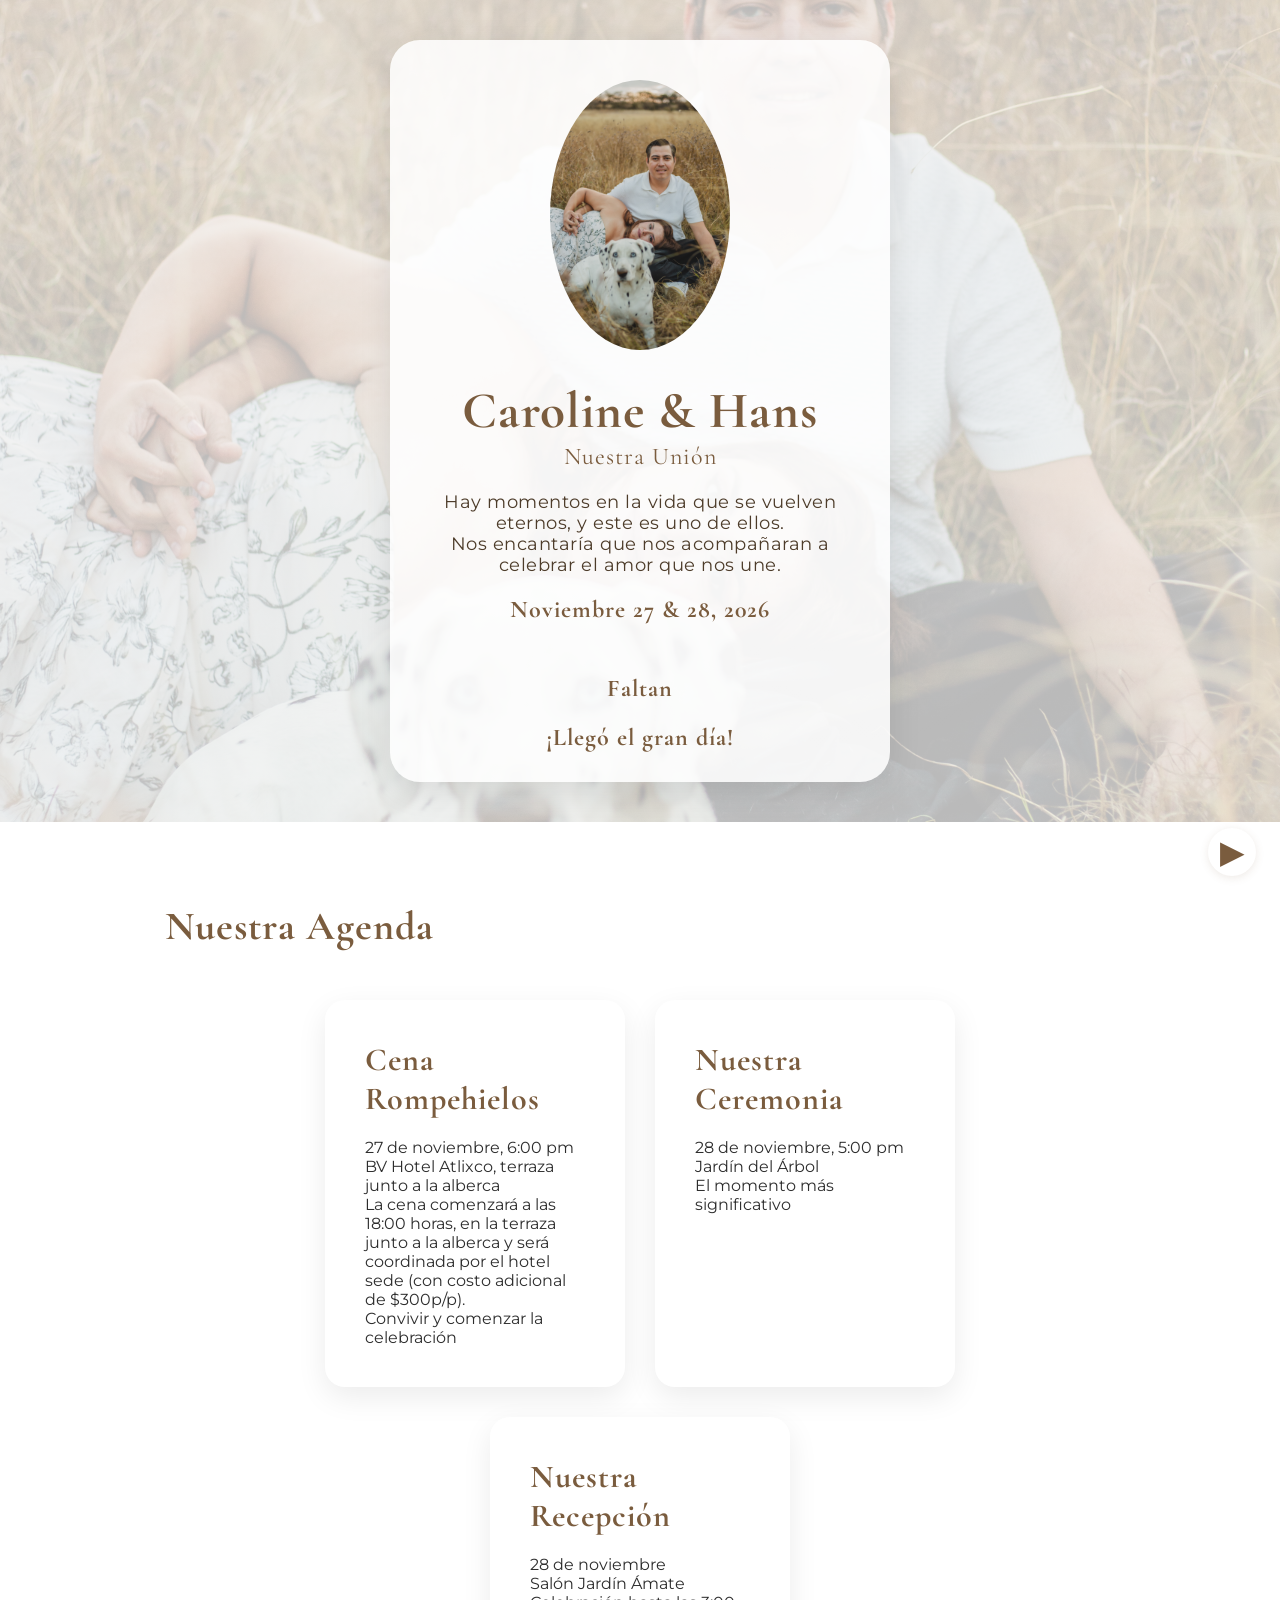
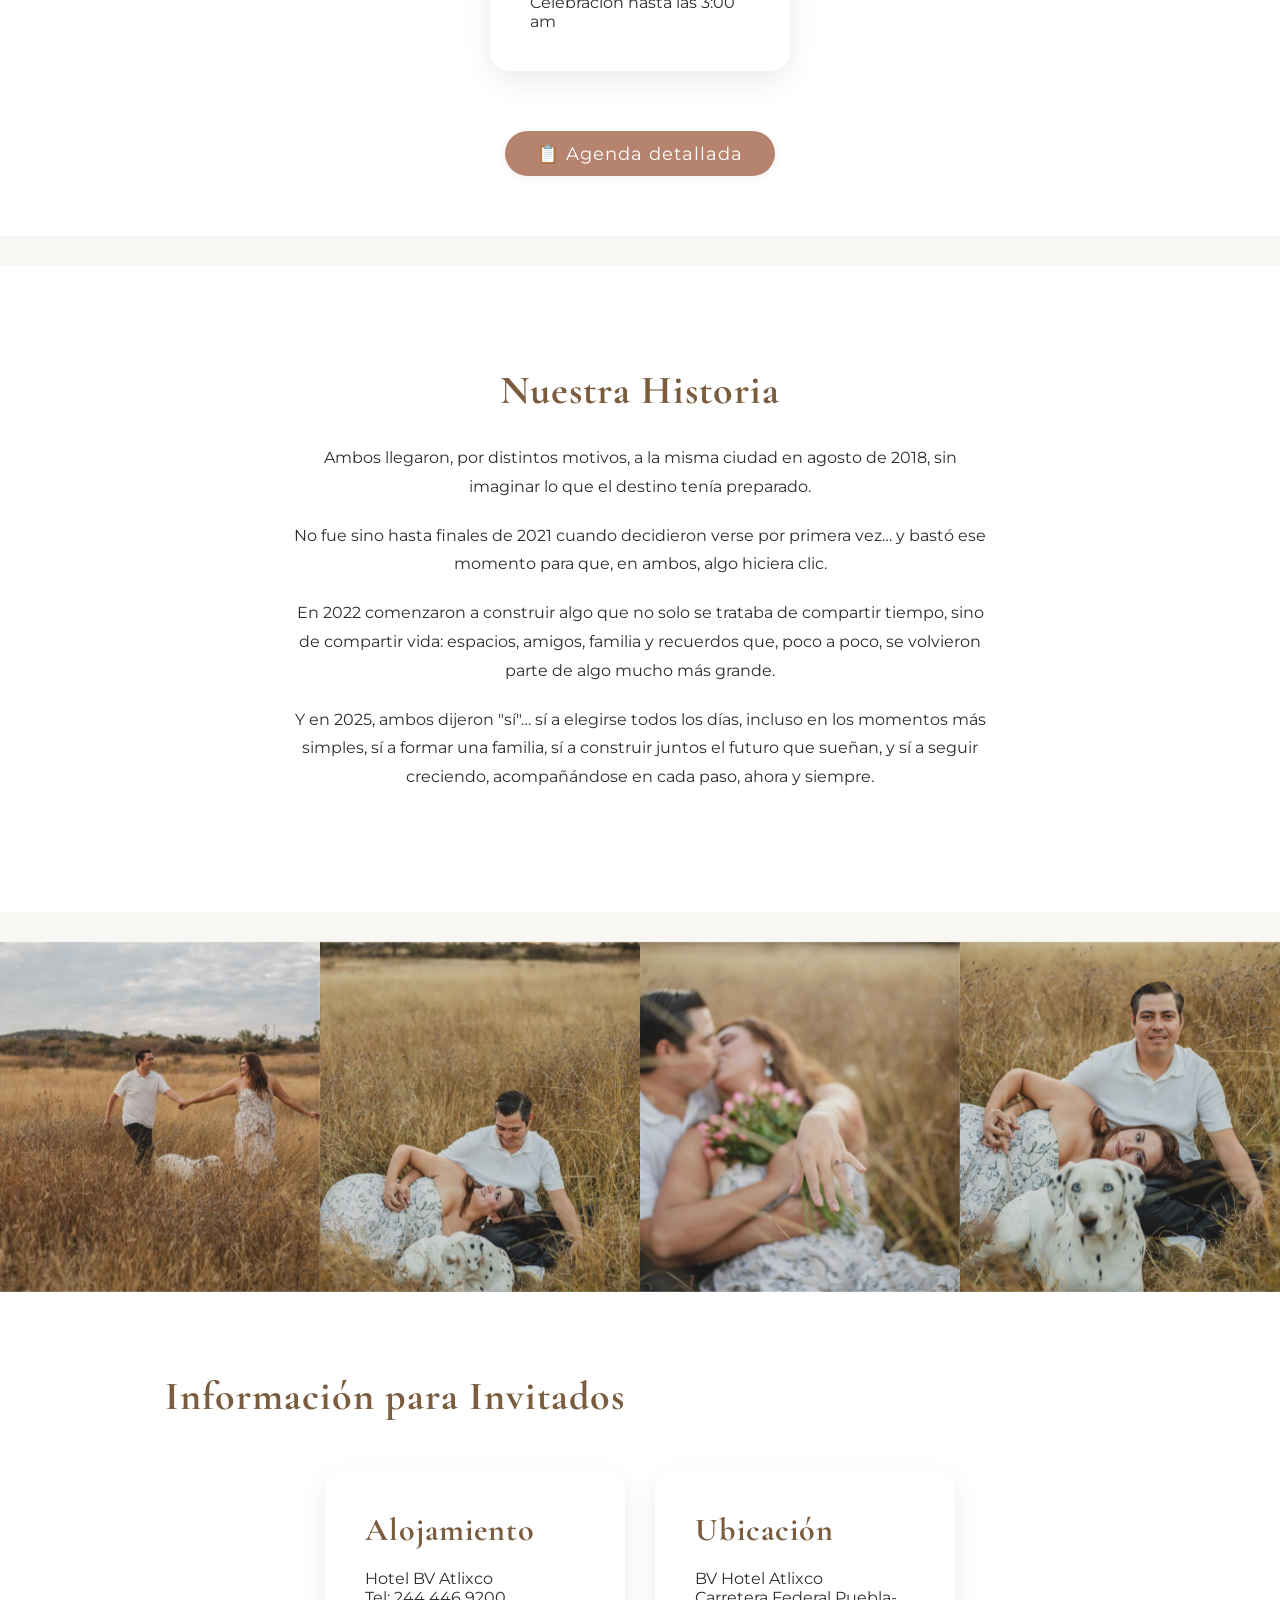
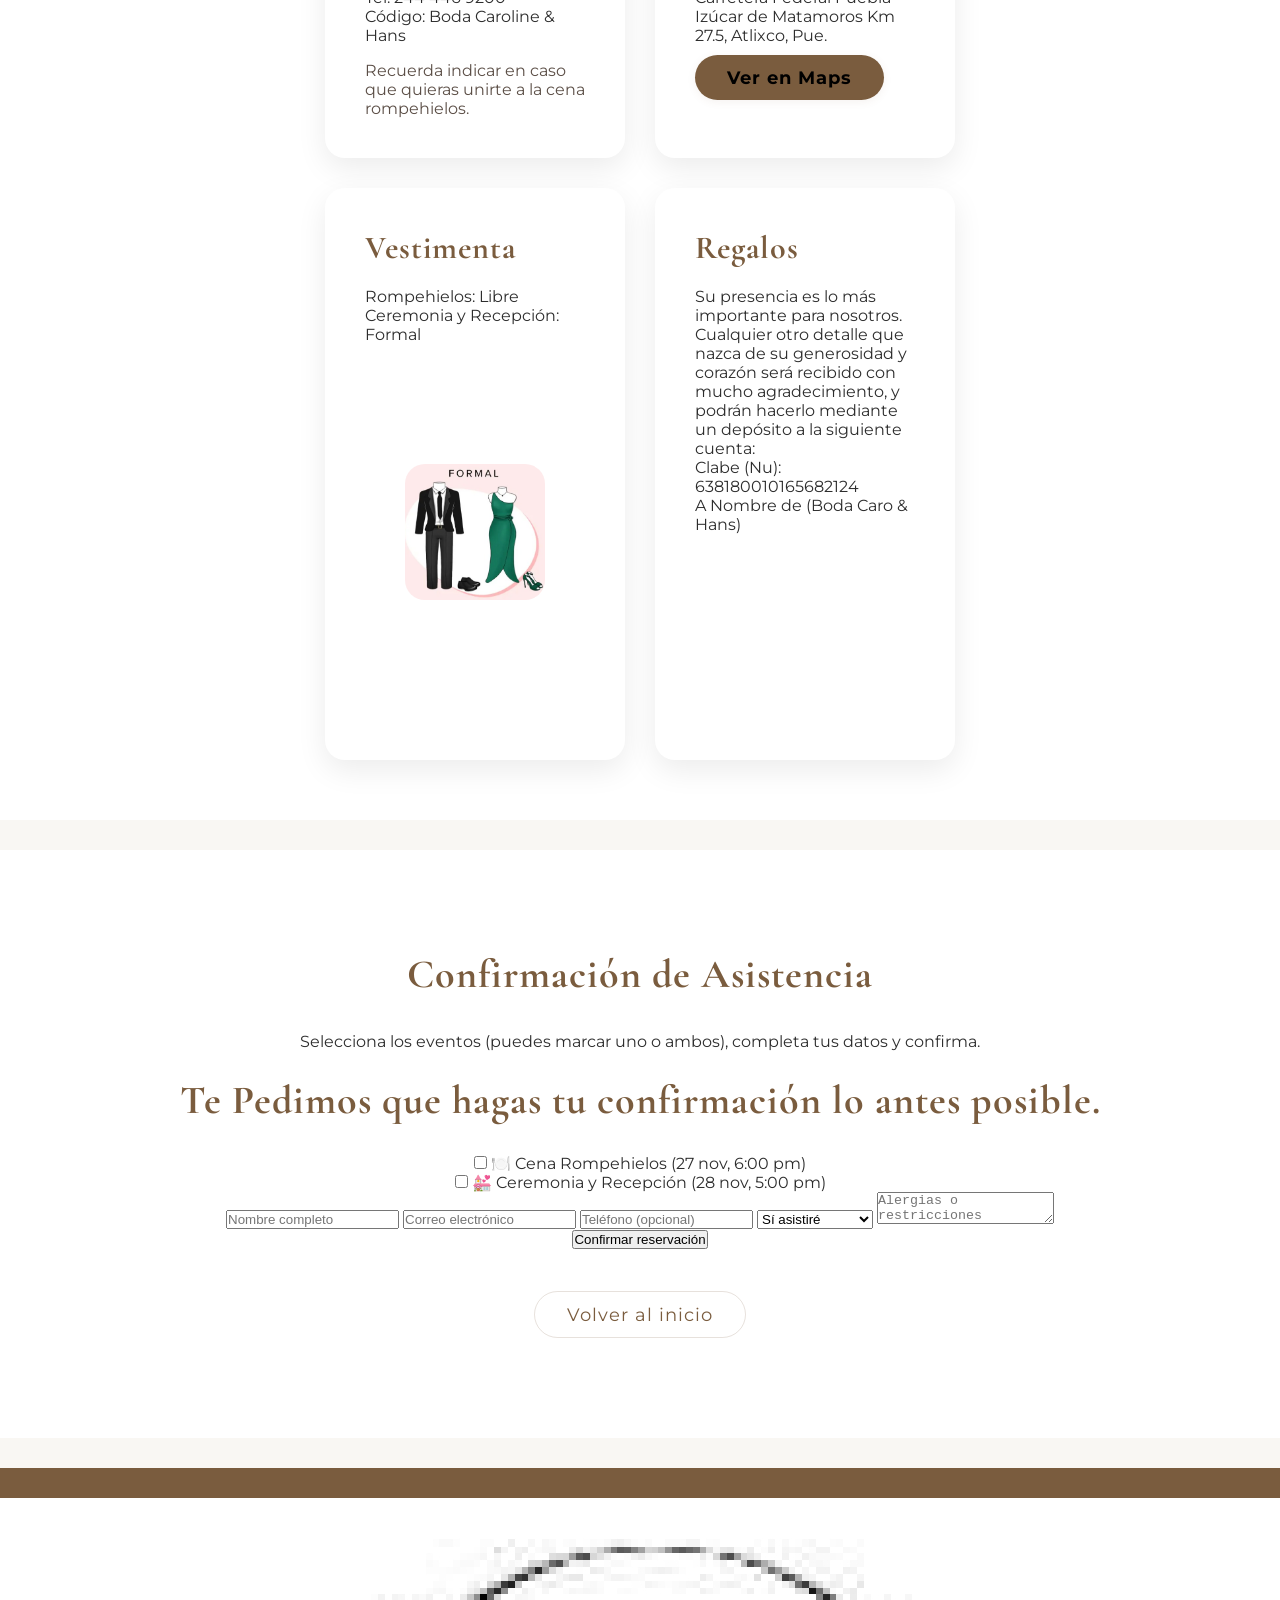
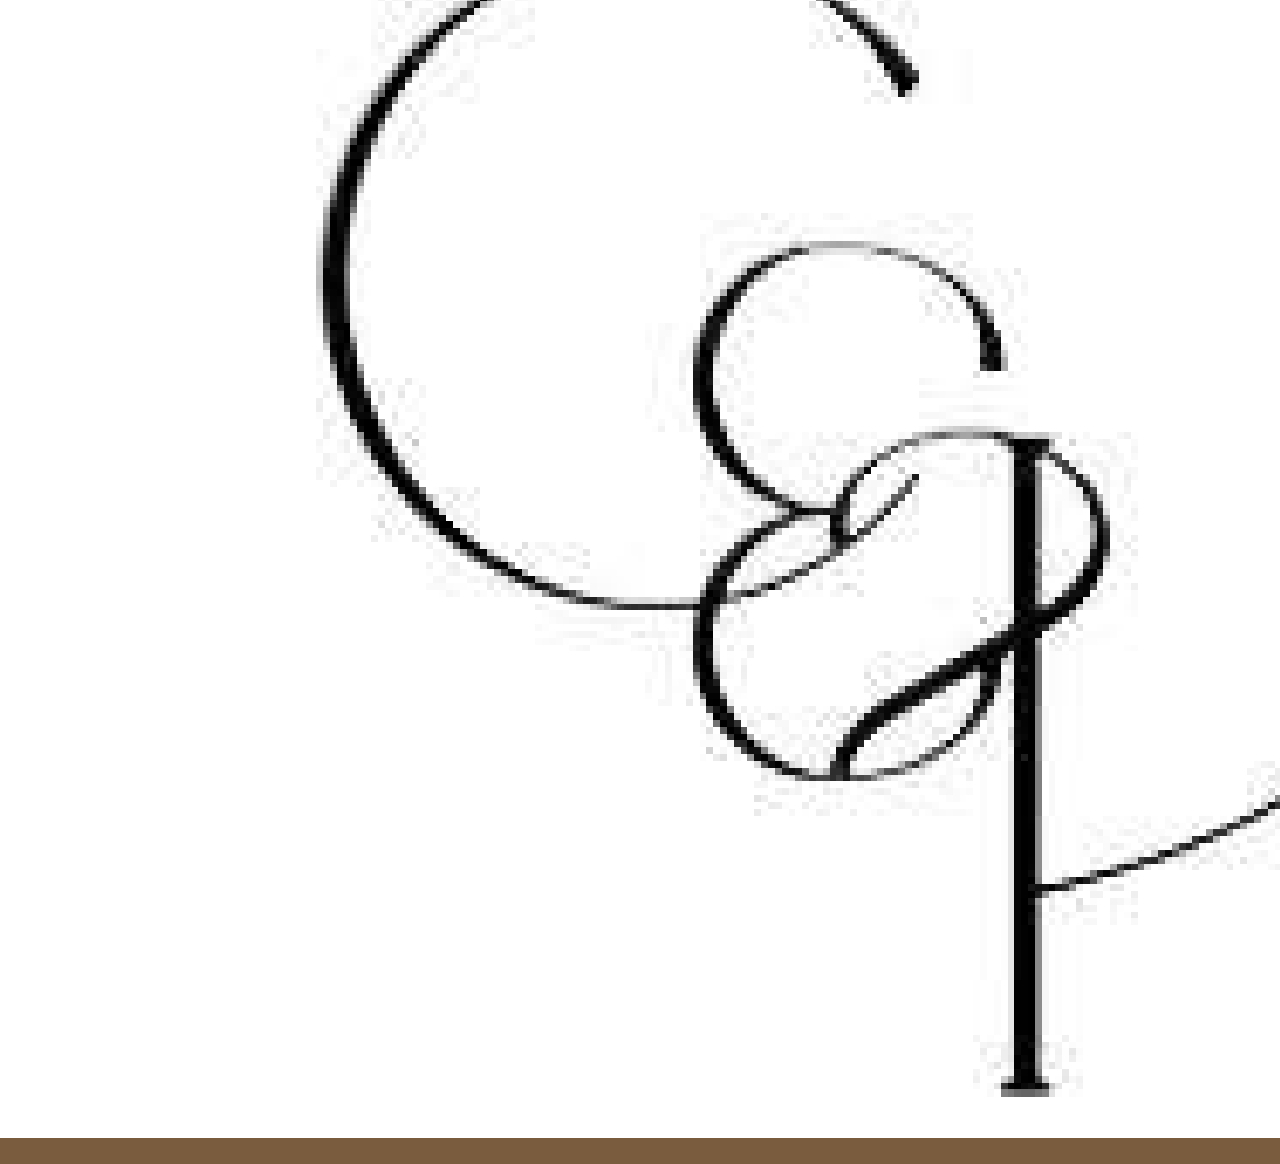
<file: invitacion-boda/index.html>
<!DOCTYPE html>
<html lang="es">
<head>
  <meta charset="UTF-8" />
  <meta name="viewport" content="width=device-width, initial-scale=1.0"/>
  <title>Caroline & Hans | Nuestra Boda</title>

  <link rel="preconnect" href="https://fonts.googleapis.com">
  <link href="https://fonts.googleapis.com/css2?family=Cormorant+Garamond:wght@300;400;600&family=Montserrat:wght@300;400;500&display=swap" rel="stylesheet">
  <link rel="stylesheet" href="https://cdnjs.cloudflare.com/ajax/libs/animate.css/3.7.2/animate.min.css">
  <link rel="stylesheet" href="style.css">
  
  </head>
<body>

  <!-- Música con reproducción automática forzada -->
  <audio id="bgMusic" loop preload="auto" playsinline autoplay muted>
    <source src="music/song.mp3" type="audio/mpeg">
  </audio>
  <button id="musicToggle" class="music-toggle" aria-label="Reproducir música">
    <span id="musicIcon">▶</span>
  </button>

  <section class="hero">
    <div class="overlay">
      <img src="img/portada.jpg" alt="Boda Caroline & Hans">
      <h1>Caroline & Hans</h1>
      <h3>Nuestra Unión</h3>
      <p>Hay momentos en la vida que se vuelven eternos, y este es uno de ellos.<br>Nos encantaría que nos acompañaran a celebrar el amor que nos une.</p>
      <h2>Noviembre 27 & 28, 2026</h2>
      <section class="countdown-section" id="countdown">
        <h2>Faltan</h2>
        <div class="countdown">
          <div><span id="days">00</span><p>Días</p></div>
          <div><span id="hours">00</span><p>Horas</p></div>
          <div><span id="minutes">00</span><p>Minutos</p></div>
          <div><span id="seconds">00</span><p>Segundos</p></div>
        </div>
      </section>
      
      <!-- Modal agenda moved to modal-agenda.html and loaded dynamically -->
    </div>
  </section>

  <section class="agenda-section">
    <div class="container">
      <h2>Nuestra Agenda</h2>
      <div class="cards">
        <div class="card wp1"><h3>Cena Rompehielos</h3><p>27 de noviembre, 6:00 pm<br>BV Hotel Atlixco, terraza junto a la alberca</p><p>La cena comenzará a las 18:00 horas, en la terraza junto a la alberca y será coordinada por el hotel sede (con costo adicional de $300p/p).</p><p>Convivir y comenzar la celebración</p></div>
        <div class="card wp2"><h3>Nuestra Ceremonia</h3><p>28 de noviembre, 5:00 pm<br>Jardín del Árbol</p><p>El momento más significativo</p></div>
        <div class="card wp3"><h3>Nuestra Recepción</h3><p>28 de noviembre<br>Salón Jardín Ámate</p><p>Celebración hasta las 3:00 am</p></div>
      </div>
      <div class="agenda-button-row">
        <button id="openAgendaModalBtn" type="button" class="btn">📋 Agenda detallada</button>
      </div>
    </div>
  </section>

  <section class="story wp4">
    <div class="container">
      <h2>Nuestra Historia</h2>
      <p>Ambos llegaron, por distintos motivos, a la misma ciudad en agosto de 2018, sin imaginar lo que el destino tenía preparado.</p>
      <p>No fue sino hasta finales de 2021 cuando decidieron verse por primera vez… y bastó ese momento para que, en ambos, algo hiciera clic.</p>
      <p>En 2022 comenzaron a construir algo que no solo se trataba de compartir tiempo, sino de compartir vida: espacios, amigos, familia y recuerdos que, poco a poco, se volvieron parte de algo mucho más grande.</p>
      <p>Y en 2025, ambos dijeron "sí"… sí a elegirse todos los días, incluso en los momentos más simples, sí a formar una familia, sí a construir juntos el futuro que sueñan, y sí a seguir creciendo, acompañándose en cada paso, ahora y siempre.</p>
    </div>
  </section>

  <section class="gallery">
    <img src="img/pareja2.jpeg" alt="Pareja 2" class="wp5">
    <img src="img/pareja3.jpg" alt="Pareja 3" class="wp6">
    <img src="img/pareja4.jpg" alt="Pareja 4" class="wp7">
    <img src="img/portada.jpg" alt="Portada" class="wp8">
  </section>

  <section class="info-section">
    <div class="container">
      <h2>Información para Invitados</h2>
      <div class="cards">
        <div class="card wp9"><h3>Alojamiento</h3><p>Hotel BV Atlixco<br>Tel: 244 446 9200</p><p>Código: Boda Caroline & Hans</p><p>Recuerda indicar en caso que quieras unirte a la cena rompehielos.</p></div>
        <div class="card wp10"><h3>Ubicación</h3><p>BV Hotel Atlixco<br>Carretera Federal Puebla-Izúcar de Matamoros Km 27.5, Atlixco, Pue.</p><a href="https://www.google.com/maps/place/BV+Hotel+Atlixco/@18.924374,-98.4132005,17z" target="_blank" rel="noopener noreferrer" class="btn">Ver en Maps</a></div>
        <div class="card wp11">
          <h3>Vestimenta</h3>
          <p>Rompehielos: Libre<br>Ceremonia y Recepción: Formal</p>
          <div class="dresscode">
            <img src="img/dress-code.jpg" alt="Dress Code" />
          </div>
        </div>
        <div class="card wp12"><h3>Regalos</h3><p>Su presencia es lo más importante para nosotros.</p>
        <p>Cualquier otro detalle que nazca de su generosidad y corazón será recibido con mucho agradecimiento, y podrán hacerlo mediante un depósito a la siguiente cuenta:<br>Clabe (Nu): 638180010165682124<br>A Nombre de (Boda Caro & Hans)</p></div>
      </div>
    </div>
  </section>

  <section class="rsvp">
    <div class="container">
      <h2>Confirmación de Asistencia</h2>
      <p>Selecciona los eventos (puedes marcar uno o ambos), completa tus datos y confirma.</p>
      <h2>Te Pedimos que hagas tu confirmación lo antes posible.</h2>
      
      <div class="event-checkboxes">
        <div class="checkbox-item" id="icebreakerCheckbox">
          <input type="checkbox" id="rompehielosCheck">
          <label for="rompehielosCheck">🍽️ Cena Rompehielos (27 nov, 6:00 pm)</label>
        </div>
        <div class="checkbox-item" id="weddingCheckbox">
          <input type="checkbox" id="bodaCheck">
          <label for="bodaCheck">💒 Ceremonia y Recepción (28 nov, 5:00 pm)</label>
        </div>
      </div>

      <form id="rsvpForm">
        <input type="text" id="nombre" aria-label="Nombre completo" placeholder="Nombre completo" required />
        <input type="email" id="email" aria-label="Correo electrónico" placeholder="Correo electrónico" required />
        <input type="tel" id="telefono" aria-label="Teléfono (opcional)" placeholder="Teléfono (opcional)" />
        <select id="asistencia" aria-label="Asistencia">
          <option value="Sí asistiré">Sí asistiré</option>
          <option value="No podré asistir">No podré asistir</option>
        </select>
        <textarea id="alergias" aria-label="Alergias o restricciones alimenticias (opcional)" placeholder="Alergias o restricciones alimenticias (opcional)"></textarea>
        <button type="submit" id="submitBtn">Confirmar reservación</button>
        <div class="rsvp-actions">
          <button id="rsvpBackBtn" type="button" class="btn btn-outline">Volver al inicio</button>
        </div>
      </form>
      <div id="formStatus" class="form-message"></div>
    </div>
  </section>

  <footer>
    <img src="img/pie.jpg" alt="Caroline y Hans">
  </footer>

  <script src="script.js"></script>
</body>
</html>
</file>
<file: invitacion-boda/style.css>
.rsvp-list {
  display: flex;
  gap: 32px;
  justify-content: center;
  flex-wrap: wrap;
  margin-bottom: 18px;
}
.rsvp-item {
  background: #f9f7f3;
  border-radius: 18px;
  box-shadow: 0 4px 18px rgba(122,92,62,0.08);
  padding: 28px 22px 22px 22px;
  min-width: 220px;
  max-width: 320px;
  text-align: center;
}
.rsvp-item h3 {
  color: #a88c6b;
  margin-bottom: 8px;
  font-size: 1.2rem;
}
.rsvp-item p {
  color: #4d3c2a;
  margin-bottom: 16px;
  font-size: 1.05rem;
}
/* Modal Agenda */
.modal-agenda {
  position: fixed;
  top: 0;
  left: 0;
  width: 100vw;
  height: 100vh;
  background: rgba(0,0,0,0.35);
  display: flex;
  align-items: center;
  justify-content: center;
  z-index: 2000;
  transition: opacity 0.3s;
}

.modal-content {
  background: #fff;
  border-radius: 18px;
  box-shadow: 0 8px 32px rgba(122,92,62,0.18);
  padding: 36px 28px 28px 28px;
  max-width: 480px;
  width: 92vw;
  position: relative;
  animation: modalIn 0.35s cubic-bezier(.4,1.6,.6,1) both;
}

@keyframes modalIn {
  from { transform: translateY(60px) scale(0.95); opacity: 0; }
  to { transform: translateY(0) scale(1); opacity: 1; }
}

.close-modal {
  position: absolute;
  top: 16px;
  right: 18px;
  background: none;
  border: none;
  font-size: 2rem;
  color: #7a5c3e;
  cursor: pointer;
  transition: color 0.2s;
}
.close-modal:hover {
  color: #a88c6b;
}

.modal-content h2 {
  margin-bottom: 30px;
  color: #7a5c3e;
  font-size: 40px;
}
.modal-section {
  margin-bottom: 22px;
}
.modal-section h3 {
  color: #a88c6b;
  margin-bottom: 6px;
  font-size: 1.2rem;
}
.modal-section p {
  color: #4d3c2a;
  font-size: 1.05rem;
  margin-bottom: 8px;
}
*{
  margin:0;
  padding:0;
  box-sizing:border-box;
}

html{
  scroll-behavior:smooth;
}


body{
  font-family:'Montserrat',sans-serif;
  background:#f9f7f3;
  color:#2d2d2d;
}


h1,h2,h3{
  font-family:'Cormorant Garamond',serif;
  color:#7a5c3e;
  letter-spacing:1px;
}


.container{
  width:92%;
  max-width:950px;
  margin:auto;
}


.hero{
  min-height:90vh;
  background:linear-gradient(rgba(255,255,255,0.7),rgba(255,255,255,0.7)),url('img/portada.jpg') center/cover no-repeat;
  position:relative;
  display:flex;
  align-items:center;
  justify-content:center;
}


.overlay{
  background:rgba(255,255,255,0.85);
  border-radius:30px;
  box-shadow:0 8px 32px rgba(0,0,0,0.10);
  padding:40px 20px 30px 20px;
  max-width:500px;
  margin:40px auto;
  text-align:center;
  color:#7a5c3e;
  display:flex;
  flex-direction:column;
  align-items:center;
}


.overlay h3{
  font-size:1.5rem;
  font-weight:400;
  margin-bottom:10px;
}


.overlay h1{
  font-size:3.2rem;
  margin:10px 0 0 0;
  color:#7a5c3e;
}


.overlay p{
  font-size:1.1rem;
  color:#4d3c2a;
  margin:10px 0 0 0;
  letter-spacing:0.5px;
}


.btn{
  margin-top:30px;
  padding:12px 32px;
  background:#7a5c3e;
  color:#fff;
  text-decoration:none;
  border-radius:30px;
  font-size:1.1rem;
  font-family:'Montserrat',sans-serif;
  letter-spacing:1px;
  box-shadow:0 2px 8px rgba(122,92,62,0.08);
  transition:.3s;
  border:none;
  cursor:pointer;
}

.btn:hover{
  background:#a88c6b;
  color:#fff;
  transform:scale(1.04);
}


/* Agenda y tarjetas */
.agenda-section, .info-section, .story, .rsvp {
  padding:80px 0 60px 0;
  background:#fff;
  margin-bottom:30px;
}

.agenda-section h2, .info-section h2, .story h2, .rsvp h2 {
  font-size:2.5rem;
  margin-bottom:30px;
}

.story,
.event,
.gifts,
.rsvp,
.dresscode{
  padding:100px 20px;
  text-align:center;
}

.story p,
.gifts p,
.rsvp p{
  max-width:700px;
  margin:20px auto;
  line-height:1.8;
}

.gallery{
  display:grid;
  grid-template-columns:repeat(auto-fit,minmax(250px,1fr));
}

.gallery img{
  width:100%;
  height:350px;
  object-fit:cover;
}

.cards{
  display:flex;
  gap:30px;
  flex-wrap:wrap;
  justify-content:center;
  margin-top:50px;
}

.card{
  background:white;
  padding:40px;
  border-radius:20px;
  width:300px;
  box-shadow:0 10px 30px rgba(0,0,0,.08);
}

.card h3{
  margin-bottom:20px;
  font-size:2rem;
}

.card a{
  display:inline-block;
  margin-top:20px;
  text-decoration:none;
  color:#000;
  font-weight:bold;
}

.dresscode img{
  width:140px;
  max-width:100%;
  height:auto;
  margin:20px auto;
  display:block;
  border-radius:20px;
}

@media(max-width:700px){
  .dresscode img{
    width:120px;
  }
}

.gift-box{
  margin-top:30px;
  background:white;
  display:inline-block;
  padding:30px;
  border-radius:20px;
}


footer{
  padding:30px 0 20px 0;
  text-align:center;
  background:#7a5c3e;
  color:#fff;
  font-family:'Cormorant Garamond',serif;
  font-size:1.2rem;
  letter-spacing:1px;
}



.music-toggle {
  position: fixed;
  bottom: 24px;
  right: 24px;
  z-index: 2100;
  background: #fff;
  border: none;
  border-radius: 50%;
  box-shadow: 0 2px 8px rgba(122,92,62,0.13);
  width: 48px;
  height: 48px;
  display: flex;
  align-items: center;
  justify-content: center;
  font-size: 2rem;
  color: #7a5c3e;
  cursor: pointer;
  transition: background 0.2s, color 0.2s, box-shadow 0.2s;
}
.music-toggle:hover {
  background: #f9f7f3;
  color: #a88c6b;
  box-shadow: 0 4px 16px rgba(122,92,62,0.18);
}


@media(max-width:900px){
  .cards{
    flex-direction:column;
    align-items:center;
  }
  .card{
    width:90%;
    min-width:220px;
  }
  .overlay{
    max-width:95vw;
  }
}

/* Ensure waypoint elements are initially hidden so animations are visible on iOS */
.wp1, .wp2, .wp3, .wp4, .wp5, .wp6, .wp7, .wp8, .wp9, .wp10, .wp11, .wp12 {
  opacity: 0;
  visibility: hidden;
}

/* When Animate.css 'animated' class is added, ensure element becomes visible and uses fill-mode */
.animated {
  opacity: 1 !important;
  visibility: visible !important;
  -webkit-animation-fill-mode: both !important;
  animation-fill-mode: both !important;
}

/* Provide a slight hardware-acceleration hint for Safari */
.animated, .wp1, .wp2, .wp3, .wp4, .wp5, .wp6, .wp7, .wp8, .wp9, .wp10, .wp11, .wp12 {
  -webkit-backface-visibility: hidden;
  backface-visibility: hidden;
  -webkit-transform: translateZ(0);
  transform: translateZ(0);
}
/* Moved from inline HTML styles */
.hero .overlay img {
  max-width: 180px;
  border-radius: 50%;
  margin-bottom: 20px;
}
.hero .overlay h2 {
  margin: 20px 0 0 0;
}
.countdown-section {
  margin-top: 30px;
}
#agendaModal {
  display: none;
}
.agenda-button-row {
  text-align: center;
  margin-top: 30px;
}
#openAgendaModalBtn {
  background: #b6846e;
}
.card.wp9 p:last-child {
  margin-top: 16px;
  font-size: 0.98rem;
  color: #5b4e46;
}
.card.wp10 .btn {
  margin-top: 10px;
}
.rsvp > p,
.rsvp > h2 {
  text-align: center;
  max-width: 700px;
  margin: 0 auto 20px;
}
.form-message {
  display: none;
}

/* RSVP actions (back button) */
.rsvp .rsvp-actions {
  margin-top: 12px;
  text-align: center;
}
.btn.btn-outline {
  background: transparent;
  color: #7a5c3e;
  border: 1px solid rgba(122,92,62,0.18);
  box-shadow: none;
}
.btn.btn-outline:hover {
  background: rgba(122,92,62,0.06);
}
</file>
